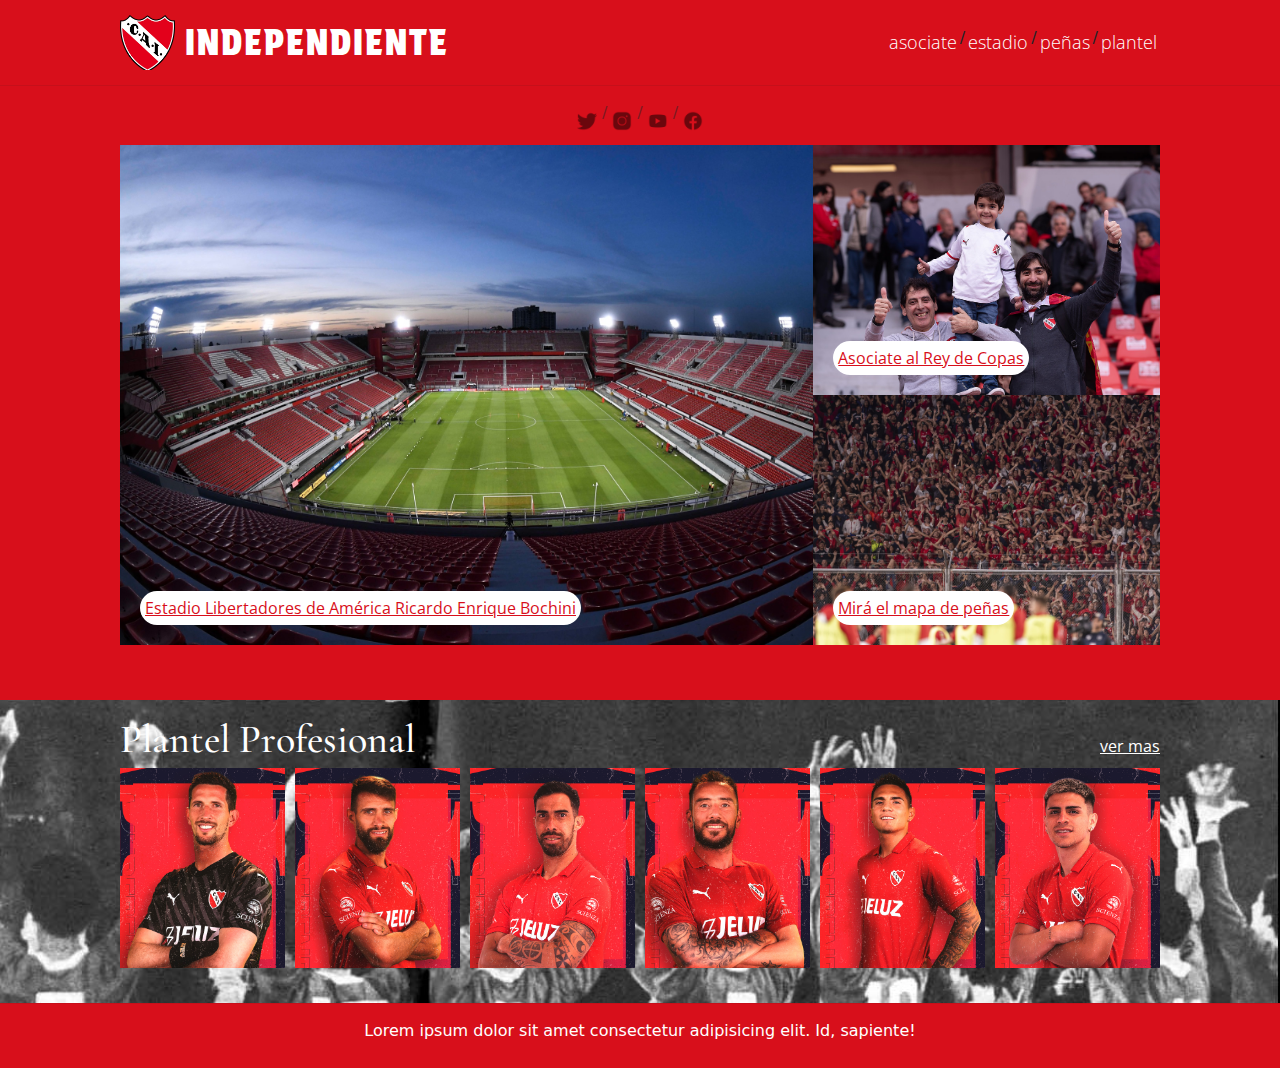
<file: index2.html>
<!DOCTYPE html>
<html lang="es">

<head>
    <meta charset="UTF-8" />
    <meta name="viewport" content="width=device-width, initial-scale=1.0" />
    <title>CAINDEPENDIENTE</title>
    <meta name="description" content="página no-oficial del Club Atletico Independiente" />

    <!-- BOOTSTRAP -->
    <link href="https://cdn.jsdelivr.net/npm/bootstrap@5.3.3/dist/css/bootstrap.min.css" rel="stylesheet"
        integrity="sha384-QWTKZyjpPEjISv5WaRU9OFeRpok6YctnYmDr5pNlyT2bRjXh0JMhjY6hW+ALEwIH" crossorigin="anonymous" />

    <!-- NORMALIZE -->
    <link rel="preload" href="css/normalize.css" as="style" />
    <link rel="stylesheet" href="css/normalize.css" />

    <!-- CSS -->
    <link rel="Preload" href="css/styles2.css" as="style" />
    <link rel="stylesheet" href="css/styles2.css" />

    <!-- ICONO -->
    <link rel="shortcut icon" href="img/independiente-logo-escudo.webp" />

    <!-- FUENTES -->
    <link rel="preconnect" href="https://fonts.googleapis.com" />
    <link rel="preconnect" href="https://fonts.gstatic.com" crossorigin />
    <link
        href="https://fonts.googleapis.com/css2?family=Open+Sans:ital,wght@0,300..800;1,300..800&family=Protest+Strike&family=Cormorant+Garamond:ital,wght@0,300;0,400;0,500;0,600;0,700;1,300;1,400;1,500;1,600;1,700&display=swap"
        rel="stylesheet" />
</head>

<body>
    <header class="contenedor">
        <div class="logo__conteiner">
            <a class="logo__header" href="index.html"></a>
            <a class="independiente__header" href="index.html">INDEPENDIENTE</a>
        </div>

        <nav class="navegacion__header">
            <a href="pages/asociate.html" class="navegacion__enlace">asociate</a>
            <p>/</p>
            <a href="pages/estadio.html" class="navegacion__enlace">estadio</a>
            <p>/</p>
            <a href="pages/peñas.html" class="navegacion__enlace">peñas</a>
            <p>/</p>
            <a href="pages/plantel.html" class="navegacion__enlace">plantel</a>
        </nav>
    </header>

    <div class="contenedor">
        <div>
            <nav class="navegacion__redes">
                <a href="https://x.com/Independiente?s=20" class="logo__redes"><img
                        src="img/icons8-twitter-50.png" /></a>
                <p>/</p>
                <a href="https://www.instagram.com/caindependiente/" class="logo__redes"><img
                        src="img/icons8-instagram-50.png" /></a>
                <p>/</p>
                <a href="https://www.youtube.com/channel/UCvjX3jBp_iLCZCpKqlXhHDw" class="logo__redes"><img
                        src="img/icons8-youtube-50.png" /></a>
                <p>/</p>
                <a href="https://www.facebook.com/Independiente/about" class="logo__redes"><img
                        src="img/icons8-facebook-50.png" /></a>
            </nav>
        </div>

        <main class="seccion-principal">
            <article class="articulo__estadio articulos-principal">
                <a href="pages/estadio.html">Estadio Libertadores de América Ricardo Enrique Bochini</a>
            </article>
            <article class="articulo__asociate articulos-principal">
                <a href="pages/asociate.html">Asociate al Rey de Copas</a>
            </article>
            <article class="articulo__peñas articulos-principal">
                <a href="pages/peñas.html">Mirá el mapa de peñas</a>
            </article>
        </main>
    </div>

    <section class="seccion-jugadores">
        <div class="contenedor">
            <div class="entrada1">
                <h2>Plantel Profesional</h2>
                <a href="pages/plantel.html">ver mas</a>
            </div>
            <div class="imagenes-jugadores">
                <div class="jugador1"></div>
                <div class="jugador2"></div>
                <div class="jugador3"></div>
                <div class="jugador4"></div>
                <div class="jugador5"></div>
                <div class="jugador6"></div>
            </div>
        </div>
    </section>

    <footer class="contenedor">
        <p>
            Lorem ipsum dolor sit amet consectetur adipisicing elit. Id, sapiente!
        </p>
    </footer>

    <script src="https://cdn.jsdelivr.net/npm/bootstrap@5.3.3/dist/js/bootstrap.bundle.min.js"
        integrity="sha384-YvpcrYf0tY3lHB60NNkmXc5s9fDVZLESaAA55NDzOxhy9GkcIdslK1eN7N6jIeHz" crossorigin="anonymous">
    </script>
</body>

</html>
</file>
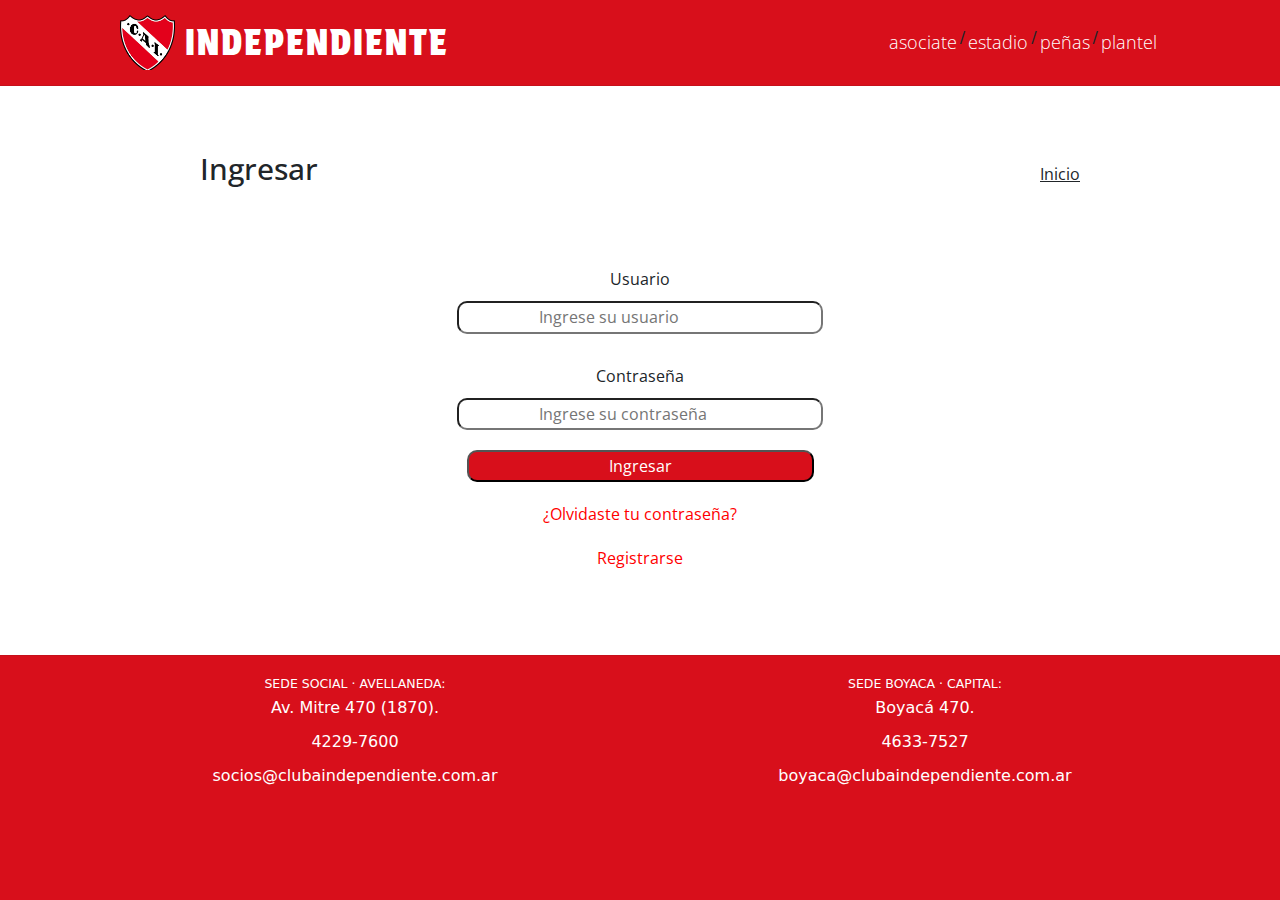
<file: pages/asociate.html>
<!DOCTYPE html>
<html lang="es">
<head>
    <meta charset="UTF-8">
    <meta name="viewport" content="width=device-width, initial-scale=1.0">
    <title>Asociate</title>

    <!-- BOOTSTRAP -->
    <link href="https://cdn.jsdelivr.net/npm/bootstrap@5.3.3/dist/css/bootstrap.min.css" rel="stylesheet"
        integrity="sha384-QWTKZyjpPEjISv5WaRU9OFeRpok6YctnYmDr5pNlyT2bRjXh0JMhjY6hW+ALEwIH" crossorigin="anonymous" />

        
    <link rel="preload" href="../css/normalize.css" as="style">
    <link rel="stylesheet" href="../css/normalize.css">

    <link rel="Preload" href="../css/styles2.css" as="style">
    <link rel="stylesheet"   href="../css/styles2.css">

    <link rel="shortcut icon" href="../img/independiente-logo-escudo.webp">

    <!-- Fuentes -->

    <link rel="preconnect" href="https://fonts.googleapis.com">
    <link rel="preconnect" href="https://fonts.gstatic.com" crossorigin>
    <link href="https://fonts.googleapis.com/css2?family=Open+Sans:ital,wght@0,300..800;1,300..800&family=Protest+Strike&display=swap" rel="stylesheet">

</head>
<body>
    <header class="contenedor">   
        <div class="logo__conteiner">
            <a class="logo__header" href="../index.html"></a>
            <a class="independiente__header" href="../index.html">INDEPENDIENTE</a>
        </div>

        <nav class="navegacion__header centrar-texto">
            <a href="asociate.html" class="navegacion__enlace">asociate</a>
            <P> / </P>
            <a href="estadio.html" class="navegacion__enlace">estadio</a>
            <P> / </P>
            <a href="peñas.html" class="navegacion__enlace">peñas</a>
            <P> / </P>
            <a href="plantel.html" class="navegacion__enlace">plantel</a>
        </nav>
    </header>

    <div class="contenedor2 fondo-blanco">
        <div class="ingresar">
            <h1>Ingresar</h1>
            <a href="../index.html">Inicio</a>
        </div>

        <form class="formulario-login">
            <div class="grupo-formulario">
                <label for="usuario">Usuario</label>
                <input type="text" id="usuario" name="usuario" placeholder="Ingrese su usuario">
            </div>
            <div class="grupo-formulario">
                <label for="contraseña">Contraseña</label>
                <input type="password" id="contraseña" name="contraseña" placeholder="Ingrese su contraseña">
            </div>

            
            <button type="submit" class="boton-ingresar">Ingresar</button>

            <div class="links-asociate">
                <a href="#">¿Olvidaste tu contraseña?</a>
                <a href="#">Registrarse</a>
            </div>

        </form>
        
    </div>

    <footer>
        <div class="container">
          <div class="row">
            <div class="col-md-6">
              <h5>SEDE SOCIAL · AVELLANEDA:</h5>
              <p>Av. Mitre 470 (1870).</p>
              <p>4229-7600</p>
              <p>socios@clubaindependiente.com.ar</p>
            </div>
            <div class="col-md-6">
              <h5>SEDE BOYACA · CAPITAL:</h5>
              <p>Boyacá 470.</p>
              <p>4633-7527</p>
              <p>boyaca@clubaindependiente.com.ar</p>
            </div>
          </div>
        </div>
      </footer>


      <!-- Bootstrap-->
    <script src="https://cdn.jsdelivr.net/npm/bootstrap@5.3.3/dist/js/bootstrap.bundle.min.js" integrity="sha384-YvpcrYf0tY3lHB60NNkmXc5s9fDVZLESaAA55NDzOxhy9GkcIdslK1eN7N6jIeHz" crossorigin="anonymous"></script>
</body>
</html>
</file>
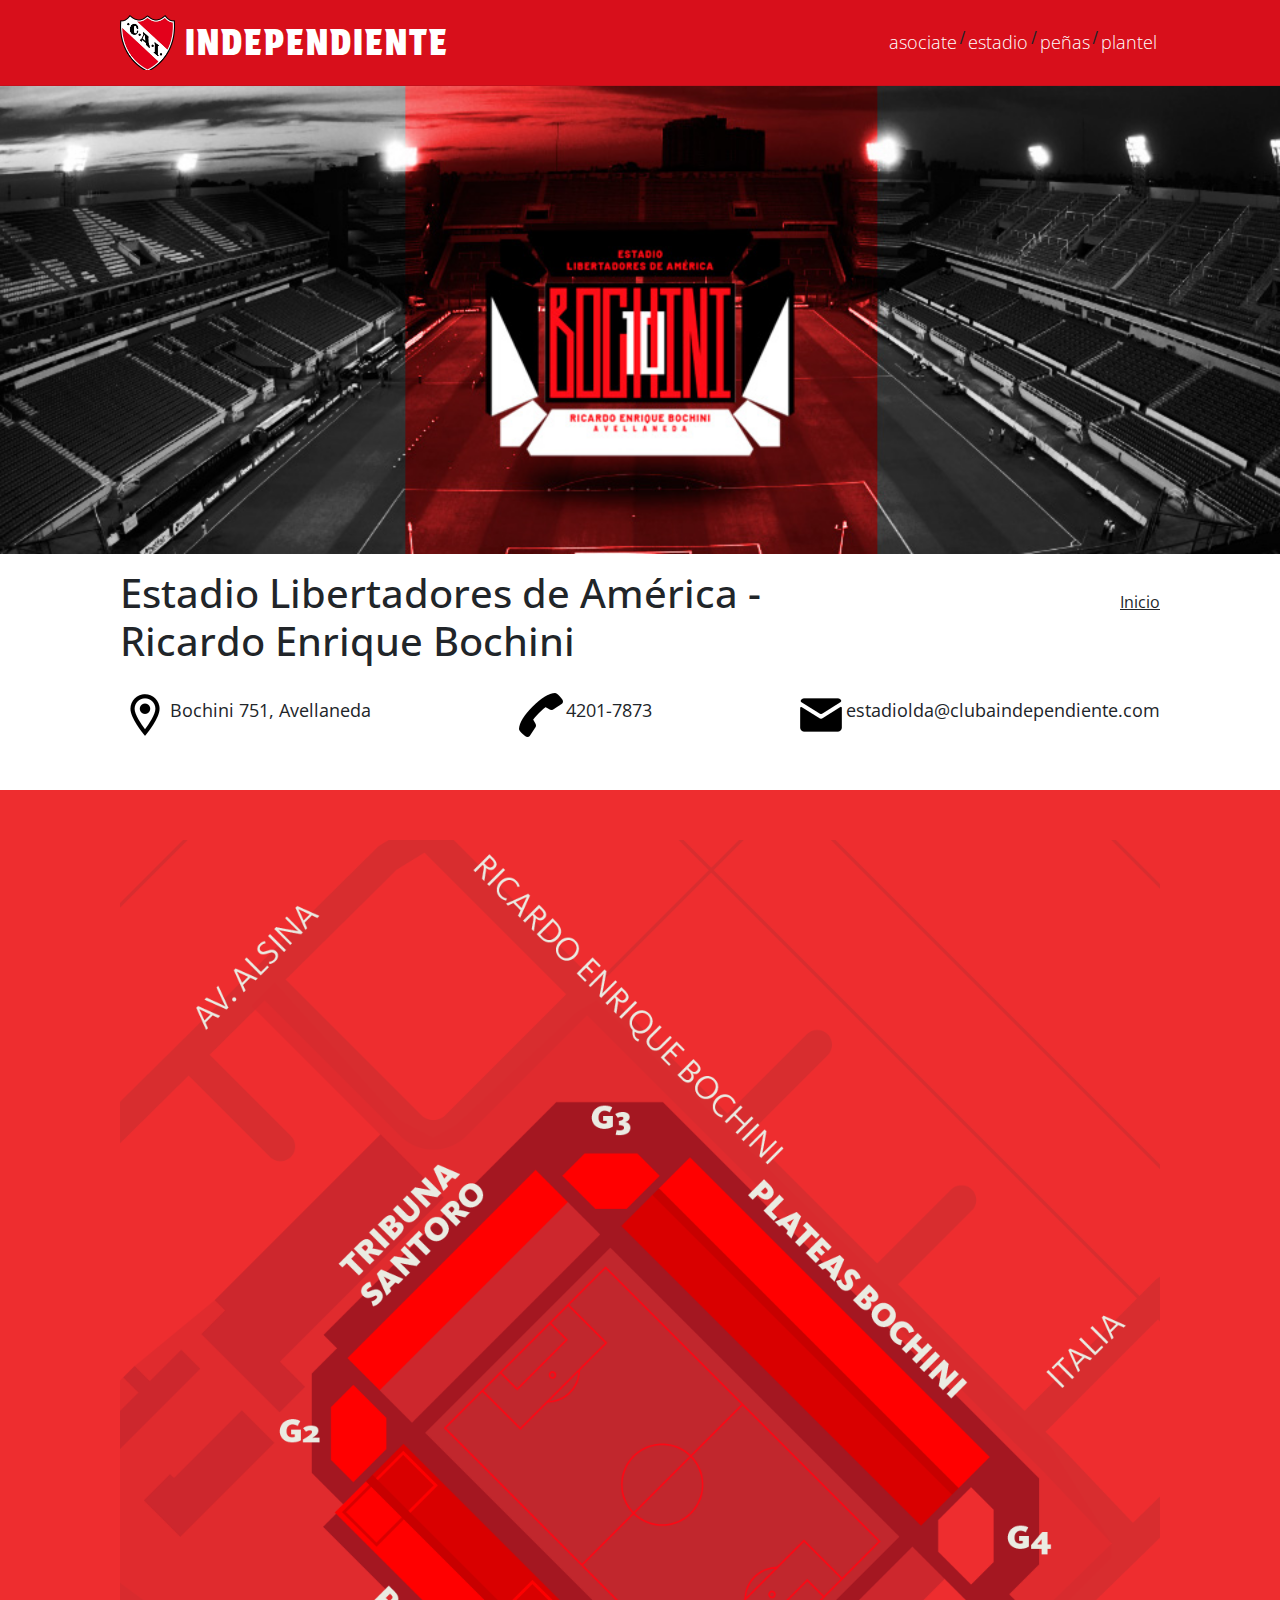
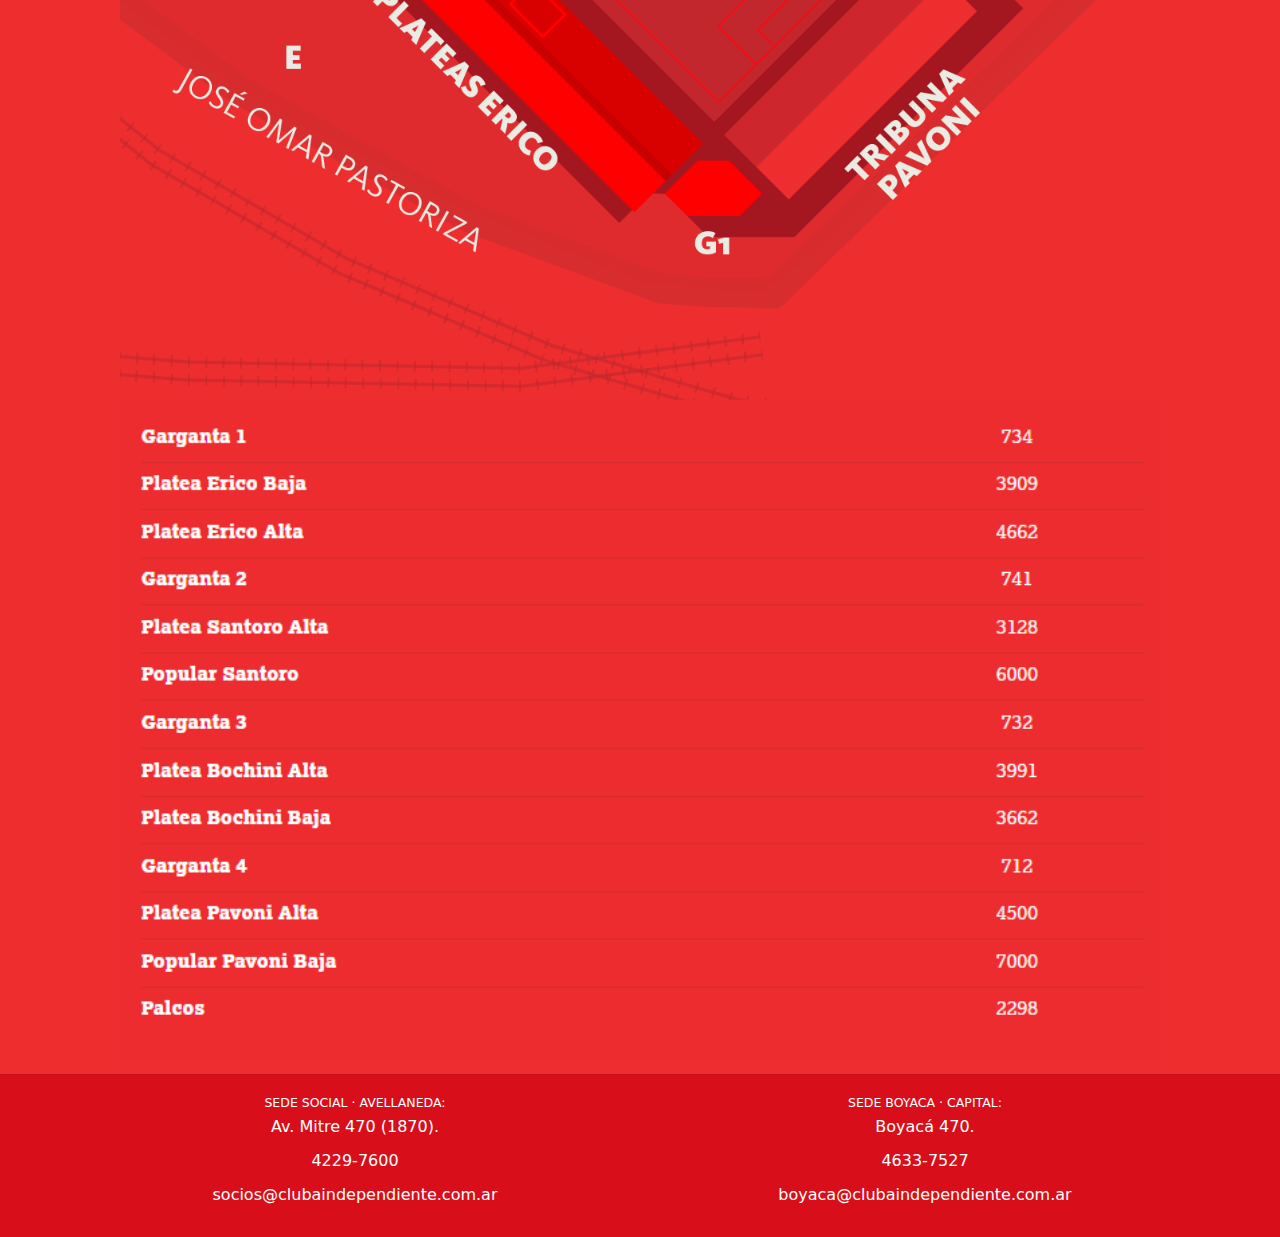
<file: pages/estadio.html>
<!DOCTYPE html>
<html lang="es">
<head>
    <meta charset="UTF-8">
    <meta name="viewport" content="width=device-width, initial-scale=1.0">
    <title>Libertadores de América</title>

<!-- BOOTSTRAP -->
<link href="https://cdn.jsdelivr.net/npm/bootstrap@5.3.3/dist/css/bootstrap.min.css" rel="stylesheet"
integrity="sha384-QWTKZyjpPEjISv5WaRU9OFeRpok6YctnYmDr5pNlyT2bRjXh0JMhjY6hW+ALEwIH" crossorigin="anonymous" />

    <link rel="preload" href="../css/normalize.css" as="style">
    <link rel="stylesheet" href="../css/normalize.css">

    <link rel="Preload" href="../css/styles2.css" as="style">
    <link rel="stylesheet"   href="../css/styles2.css">

    <link rel="shortcut icon" href="../img/independiente-logo-escudo.webp">

    <!-- Fuentes -->

    <link rel="preconnect" href="https://fonts.googleapis.com">
    <link rel="preconnect" href="https://fonts.gstatic.com" crossorigin>
    <link href="https://fonts.googleapis.com/css2?family=Open+Sans:ital,wght@0,300..800;1,300..800&family=Protest+Strike&display=swap" rel="stylesheet">

</head>
<body>
    <header class="contenedor">   
        <div class="logo__conteiner">
            <a class="logo__header" href="../index.html"></a>
            <a class="independiente__header" href="../index.html">INDEPENDIENTE</a>
        </div>

        <nav class="navegacion__header centrar-texto">
            <a href="asociate.html" class="navegacion__enlace">asociate</a>
            <P> / </P>
            <a href="estadio.html" class="navegacion__enlace">estadio</a>
            <P> / </P>
            <a href="peñas.html" class="navegacion__enlace">peñas</a>
            <P> / </P>
            <a href="plantel.html" class="navegacion__enlace">plantel</a>
        </nav>
    </header>
    <div class="fondo-blanco">

        <img class="imagen-estadio" src="../img/estadio_02.jpg">

        <section class="contenedor seccion-lda">

            <div class="entrada-estadio">
                <h2>Estadio Libertadores de América -<br>Ricardo Enrique Bochini</h2>
                <a href="../index.html">Inicio</a>
            </div>

            <div class="entrada-info-estadio">
                <div class="info-estadio">
                    <img src="../img/contacto/icons8-location-50.png" alt="Ubicacion">
                    <p>Bochini 751, Avellaneda</p>
                </div>

                <div class="info-estadio">
                    <img src="../img/contacto/icons8-call-50.png" alt="Telefono">
                    <p>4201-7873</p>
                </div>
                <div class="info-estadio">
                    <img src="../img/contacto/icons8-mail-50-2.png" alt="Mail">
                    <p>estadiolda@clubaindependiente.com</p>
                </div>
            </div>
        </section>
    </div>


    <section class="contenedor capacidades">
        <img src="../img/estadio-mapa.png">
        <img id="imagen-capacidades" src="../img/capacidades.png">
    </section>

    <footer>
        <div class="container">
          <div class="row">
            <div class="col-md-6">
              <h5>SEDE SOCIAL · AVELLANEDA:</h5>
              <p>Av. Mitre 470 (1870).</p>
              <p>4229-7600</p>
              <p>socios@clubaindependiente.com.ar</p>
            </div>
            <div class="col-md-6">
              <h5>SEDE BOYACA · CAPITAL:</h5>
              <p>Boyacá 470.</p>
              <p>4633-7527</p>
              <p>boyaca@clubaindependiente.com.ar</p>
            </div>
          </div>
        </div>
      </footer>

      <!-- Bootstrap-->
    <script src="https://cdn.jsdelivr.net/npm/bootstrap@5.3.3/dist/js/bootstrap.bundle.min.js" integrity="sha384-YvpcrYf0tY3lHB60NNkmXc5s9fDVZLESaAA55NDzOxhy9GkcIdslK1eN7N6jIeHz" crossorigin="anonymous"></script>
</body>
</html>
</file>
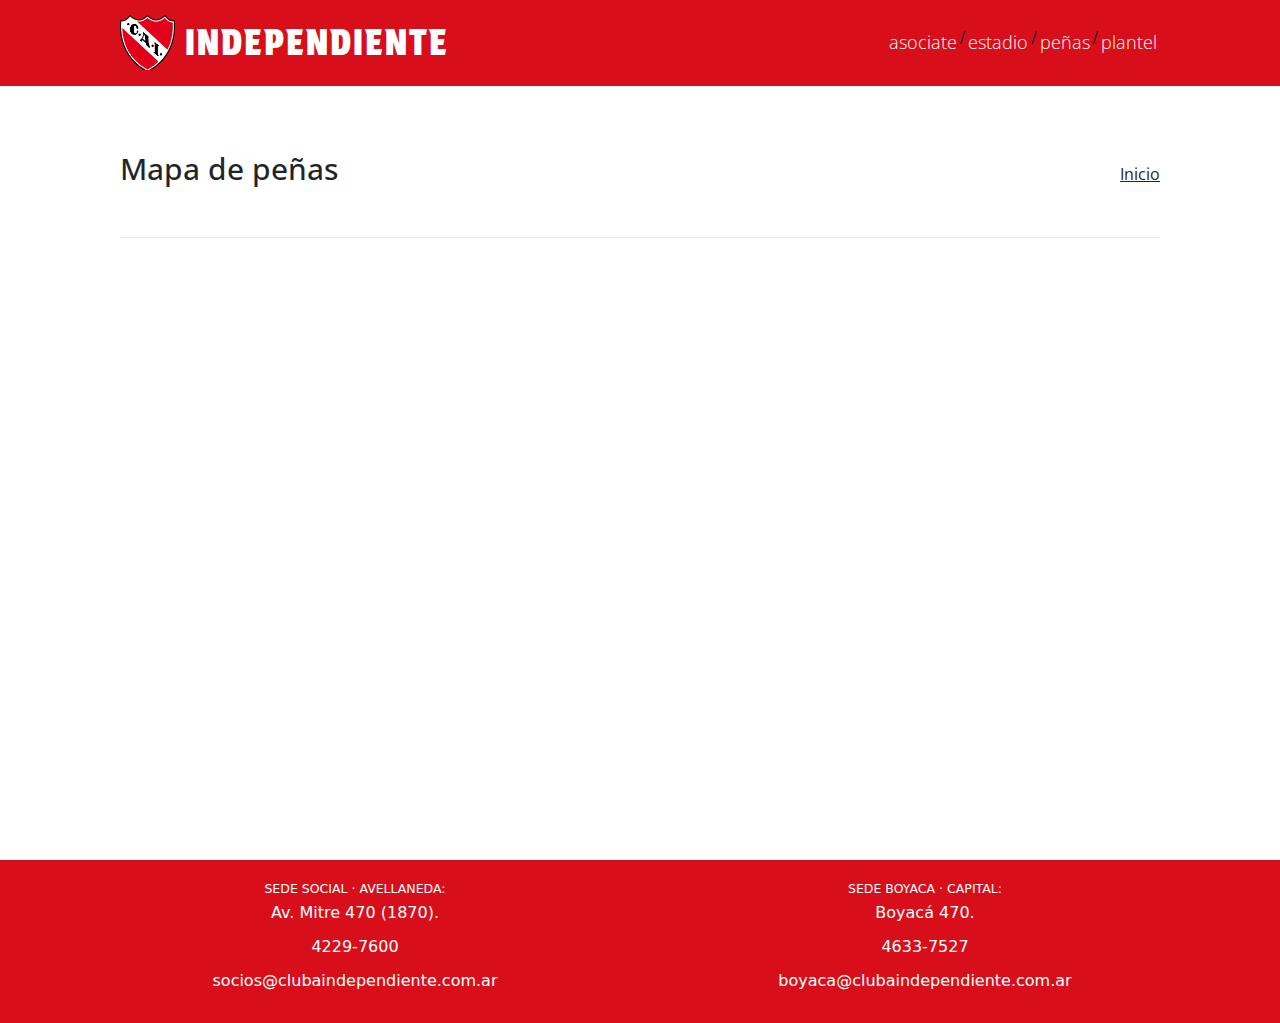
<file: pages/peñas.html>
<!DOCTYPE html>
<html lang="es">
<head>
    <meta charset="UTF-8">
    <meta name="viewport" content="width=device-width, initial-scale=1.0">
    <title>Peñas</title>

<!-- BOOTSTRAP -->
<link href="https://cdn.jsdelivr.net/npm/bootstrap@5.3.3/dist/css/bootstrap.min.css" rel="stylesheet"
integrity="sha384-QWTKZyjpPEjISv5WaRU9OFeRpok6YctnYmDr5pNlyT2bRjXh0JMhjY6hW+ALEwIH" crossorigin="anonymous" />

    <link rel="preload" href="../css/normalize.css" as="style">
    <link rel="stylesheet" href="../css/normalize.css">

    <link rel="Preload" href="../css/styles2.css" as="style">
    <link rel="stylesheet"   href="../css/styles2.css">

    <link rel="shortcut icon" href="../img/independiente-logo-escudo.webp">

    <!-- Fuentes -->

    <link rel="preconnect" href="https://fonts.googleapis.com">
    <link rel="preconnect" href="https://fonts.gstatic.com" crossorigin>
    <link href="https://fonts.googleapis.com/css2?family=Open+Sans:ital,wght@0,300..800;1,300..800&family=Protest+Strike&display=swap" rel="stylesheet">

</head>
<body>
    <header class="contenedor">   
        <div class="logo__conteiner">
            <a class="logo__header" href="../index.html"></a>
            <a class="independiente__header" href="../index.html">INDEPENDIENTE</a>
        </div>

        <nav class="navegacion__header">
            <a href="asociate.html" class="navegacion__enlace">asociate</a>
            <P> / </P>
            <a href="estadio.html" class="navegacion__enlace">estadio</a>
            <P> / </P>
            <a href="peñas.html" class="navegacion__enlace">peñas</a>
            <P> / </P>
            <a href="plantel.html" class="navegacion__enlace">plantel</a>
        </nav>
    </header>
    <div class="contenedor fondo-blanco">
        <div class="entrada-penas">
            <h1>Mapa de peñas</h1>
            <a href="../index.html">Inicio</a>
        </div>
    
        <div class="mapa-penas">
            <iframe src="https://www.google.com/maps/d/embed?mid=1YCX59IPY8SKmI7063I0F4-zau1YRFlk&ehbc=2E312F"></iframe>
        </div>
    </div>

    <footer>
        <div class="container">
          <div class="row">
            <div class="col-md-6">
              <h5>SEDE SOCIAL · AVELLANEDA:</h5>
              <p>Av. Mitre 470 (1870).</p>
              <p>4229-7600</p>
              <p>socios@clubaindependiente.com.ar</p>
            </div>
            <div class="col-md-6">
              <h5>SEDE BOYACA · CAPITAL:</h5>
              <p>Boyacá 470.</p>
              <p>4633-7527</p>
              <p>boyaca@clubaindependiente.com.ar</p>
            </div>
          </div>
        </div>
      </footer>

      <!-- Bootstrap-->
    <script src="https://cdn.jsdelivr.net/npm/bootstrap@5.3.3/dist/js/bootstrap.bundle.min.js" integrity="sha384-YvpcrYf0tY3lHB60NNkmXc5s9fDVZLESaAA55NDzOxhy9GkcIdslK1eN7N6jIeHz" crossorigin="anonymous"></script>
</body>
</html>
</file>
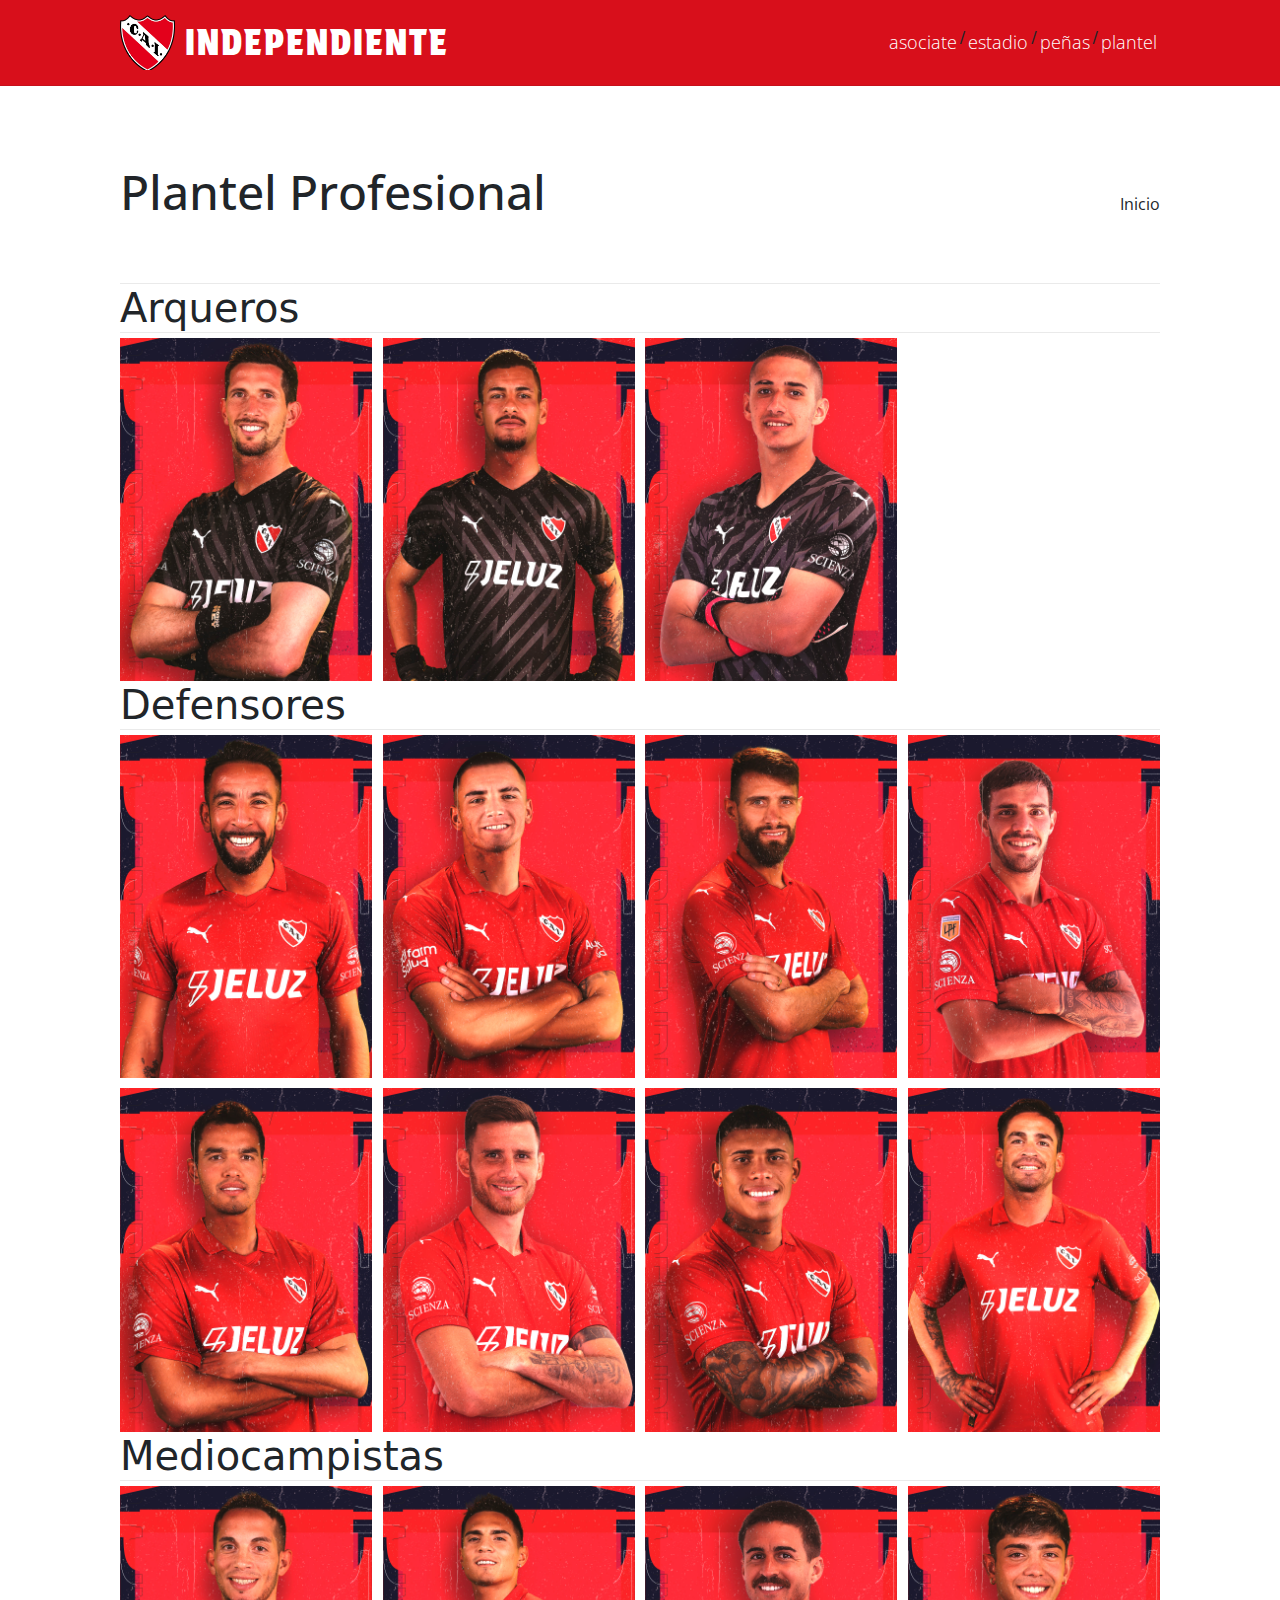
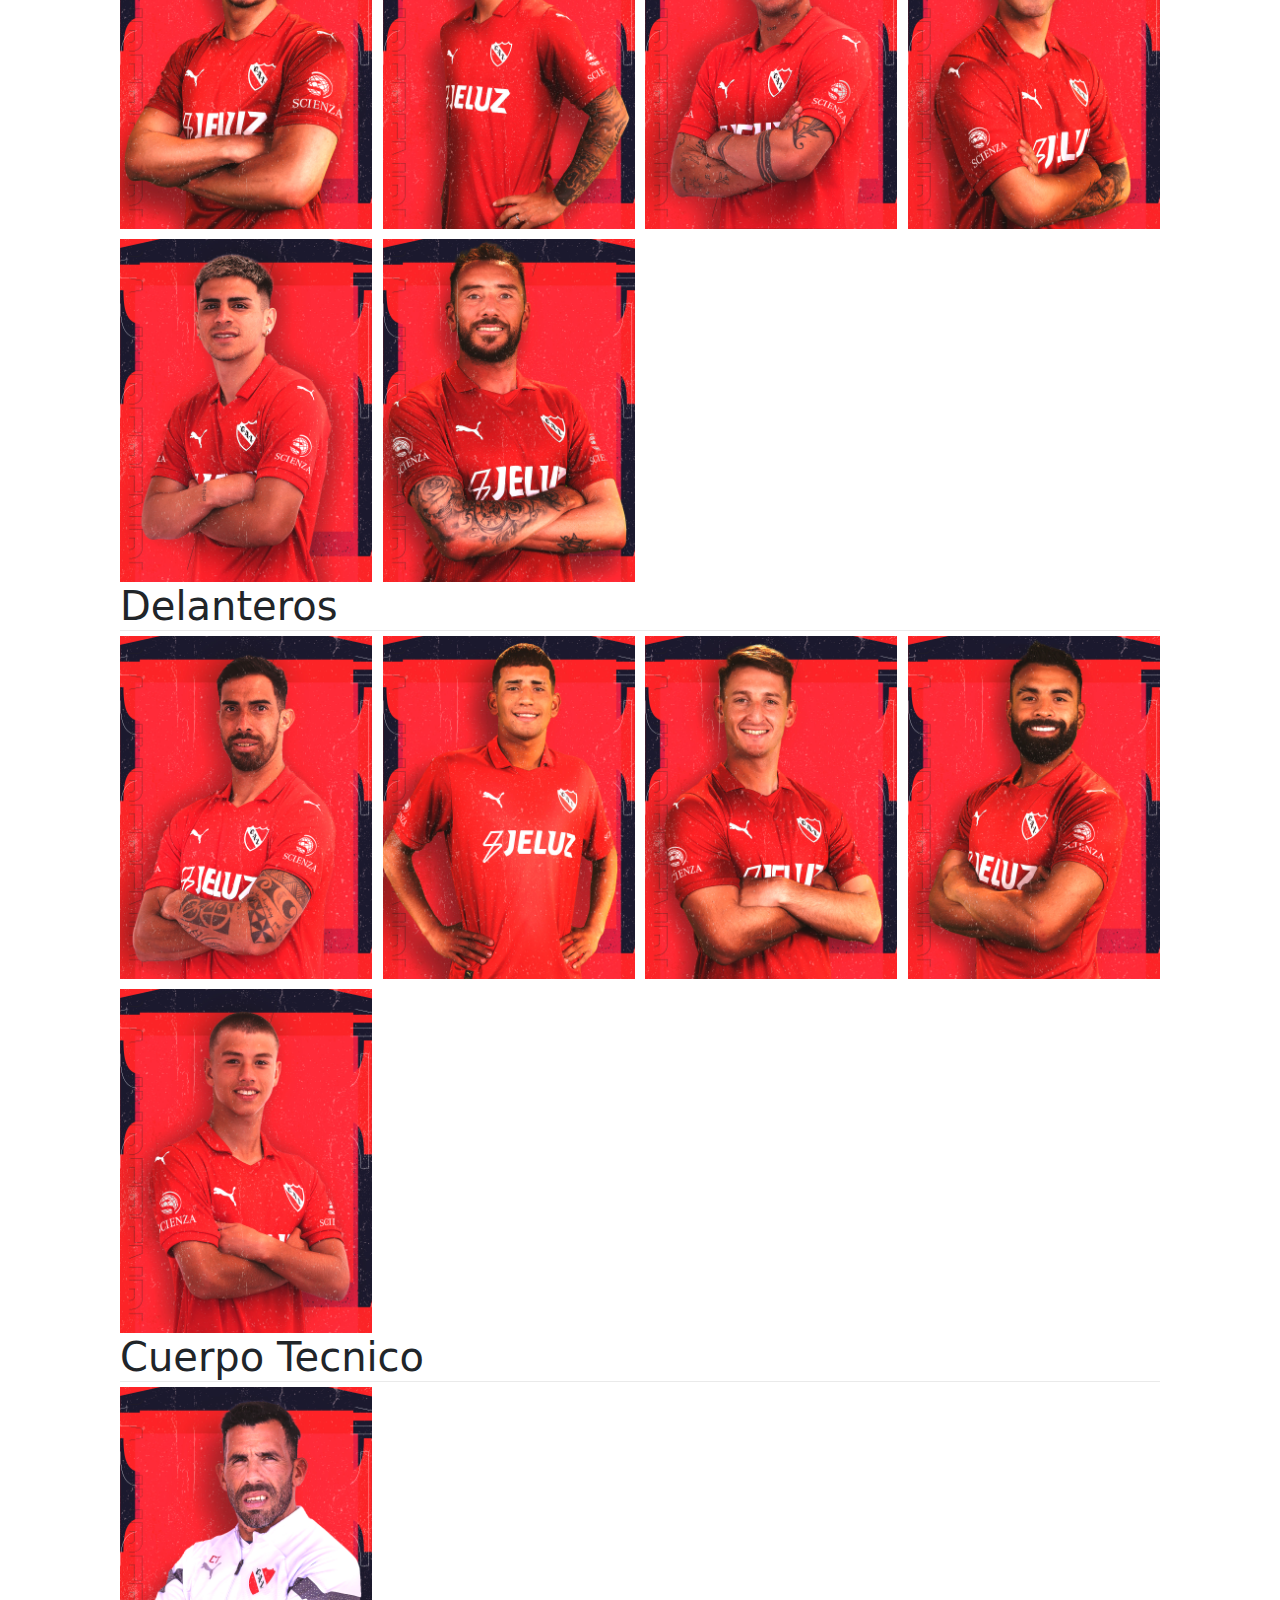
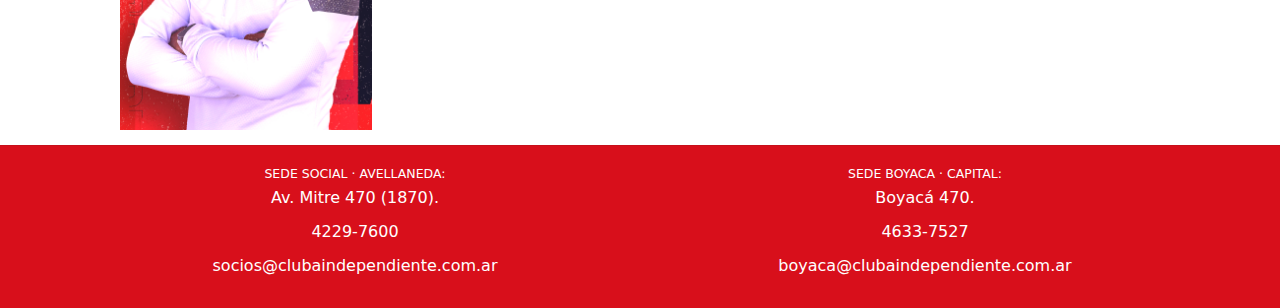
<file: pages/plantel.html>
<!DOCTYPE html>
<html lang="es">
<head>
    <meta charset="UTF-8">
    <meta name="viewport" content="width=device-width, initial-scale=1.0">
    <title>Plantel Profesional</title>

<!-- BOOTSTRAP -->
<link href="https://cdn.jsdelivr.net/npm/bootstrap@5.3.3/dist/css/bootstrap.min.css" rel="stylesheet"
integrity="sha384-QWTKZyjpPEjISv5WaRU9OFeRpok6YctnYmDr5pNlyT2bRjXh0JMhjY6hW+ALEwIH" crossorigin="anonymous" />

    <link rel="preload" href="../css/normalize.css" as="style">
    <link rel="stylesheet" href="../css/normalize.css">

    <link rel="Preload" href="../css/styles2.css" as="style">
    <link rel="stylesheet"   href="../css/styles2.css">

    <link rel="shortcut icon" href="../img/independiente-logo-escudo.webp">

    <!-- Fuentes -->

    <link rel="preconnect" href="https://fonts.googleapis.com">
    <link rel="preconnect" href="https://fonts.gstatic.com" crossorigin>
    <link href="https://fonts.googleapis.com/css2?family=Open+Sans:ital,wght@0,300..800;1,300..800&family=Protest+Strike&display=swap" rel="stylesheet">

</head>
<body>
    <header class="contenedor">   
        <div class="logo__conteiner">
            <a class="logo__header" href="../index.html"></a>
            <a class="independiente__header" href="../index.html">INDEPENDIENTE</a>
        </div>

        <nav class="navegacion__header centrar-texto">
            <a href="asociate.html" class="navegacion__enlace">asociate</a>
            <P> / </P>
            <a href="estadio.html" class="navegacion__enlace">estadio</a>
            <P> / </P>
            <a href="peñas.html" class="navegacion__enlace">peñas</a>
            <P> / </P>
            <a href="plantel.html" class="navegacion__enlace">plantel</a>
        </nav>
    </header>

    <div class="contenedor fondo-blanco">
        <div class="entrada-plantel">
            <h1>Plantel Profesional</h1>
            <a href="../index.html">Inicio</a>
        </div>
        <h2 class="titulo-plantel">Arqueros</h2>
        <div class="arqueros plantel">
            <img src="../img/jugadores/33_rodrigo_rey.jpg" alt="">
            <img src="../img/jugadores/25_diego_segovia.jpg" alt="">
            <img src="../img/jugadores/12_mateo_morro.jpg" alt="">
        </div>
        <h2 class="titulo-plantel">Defensores</h2>
        <div class="defensores plantel">
            <img src="../img/jugadores/04_mauricio_isla.jpg" alt="">
            <img src="../img/jugadores/35_santiago_salle.jpg" alt="">
            <img src="../img/jugadores/02_joaquín_laso.jpg" alt="">
            <img src="../img/jugadores/29-juan-fedorco.jpg" alt="">
            <img src="../img/jugadores/26_felipe_aguilar.jpg" alt="">
            <img src="../img/jugadores/03_adrián_sporle.jpg" alt="">
            <img src="../img/jugadores/79_ayrton_costa.jpg" alt="">
            <img src="../img/jugadores/15_damian_perez.jpg" alt="">
        </div>
        <h2 class="titulo-plantel">Mediocampistas</h2>
        <div class="mediocampistas plantel">
            <img src="../img/jugadores/23_ivan_marcone.jpg" alt="">
            <img src="../img/jugadores/17_lucas_gonzález.jpg" alt="">
            <img src="../img/jugadores/08_gabriel_neves.jpg" alt="">
            <img src="../img/jugadores/10_santiago_toloza.jpg" alt="">
            <img src="../img/jugadores/19_alex_luna.jpg" alt="">
            <img src="../img/jugadores/11_federico_mancuello.jpg" alt="">
        </div>
        <h2 class="titulo-plantel">Delanteros</h2>
        <div class="delanteros plantel">
            <img src="../img/jugadores/09_gabriel_Ávalos.jpg" alt="">
            <img src="../img/jugadores/22_javier_ruiz.jpg" alt="">
            <img src="../img/jugadores/34_matias_gimenez.jpg" alt="">
            <img src="../img/jugadores/32_aleixs_canelo.jpg" alt="">
            <img src="../img/jugadores/30_tomás_parmo.jpg" alt="">
        </div>
        <h2 class="titulo-plantel">Cuerpo Tecnico</h2>
        <div class="cuerpo-tecnico plantel">
            <img src="../img/jugadores/dt_carlos_tevez.jpg" alt="">
        </div>
    </div>


    <footer>
        <div class="container">
          <div class="row">
            <div class="col-md-6">
              <h5>SEDE SOCIAL · AVELLANEDA:</h5>
              <p>Av. Mitre 470 (1870).</p>
              <p>4229-7600</p>
              <p>socios@clubaindependiente.com.ar</p>
            </div>
            <div class="col-md-6">
              <h5>SEDE BOYACA · CAPITAL:</h5>
              <p>Boyacá 470.</p>
              <p>4633-7527</p>
              <p>boyaca@clubaindependiente.com.ar</p>
            </div>
          </div>
        </div>
      </footer>

      <!-- Bootstrap-->
    <script src="https://cdn.jsdelivr.net/npm/bootstrap@5.3.3/dist/js/bootstrap.bundle.min.js" integrity="sha384-YvpcrYf0tY3lHB60NNkmXc5s9fDVZLESaAA55NDzOxhy9GkcIdslK1eN7N6jIeHz" crossorigin="anonymous"></script>
</body>
</html>
</file>
<file: css/styles2.css>
/*CUSTOM PROPERTIES*/
:root {
    --fuenteHeading: "Protest Strike", sans-serif;
    --fuenteHeading2: "Open Sans", sans-serif;
    --fuenteSection: "Cormorant Garamond", serif;
    --rojo1: #d80f1b;
    --rojo2: #ee2d2f;
    --blanco: #fff;
    --negro: #000;
    --gris: #e1e1e1;
}

html{
    font-size: 62.5%; /* 1 REM = 10PX */
    box-sizing: border-box; /* paul irish borderbox */
}

*, *:before, *:after { /* paul irish borderbox */
    box-sizing: inherit;
}

body{
    font-size: 16px; /* 1 REM = 10PX */
    background-color: var(--rojo1);
}


/*  GLOBALES  */

.contenedor {
    padding: 1.5rem 3rem;
    @media (min-width: 768px) {
        padding: 1.5rem 12rem;
    }
}

.contenedor2 {
    padding: 1.5rem 20rem;
}

a { /* Para sacar el subrayado de los enlaces*/
    text-decoration: none;
    color: inherit;
}

h1 {
    font-size: 4.8rem;
}

h2 {
    font-size: 4rem;
}

h3 {
    font-size: 3.2rem;
}

h4 {
    font-size: 2.8rem;
}

img {
    max-width: 100%;
}


/** Utilidades **/

.no-margin {
    margin: 0;
}

.no-padding {
    padding: 0;
}

.centrar-texto {
    text-align: center;
}

.fondo-blanco {
    background-color: var(--blanco);
}
.fondo-rojo {
    background-color: var(--rojo1);
}

/*  HEADER  */

header {
    display: flex;
    flex-direction: column;
    align-items: center;
    @media (min-width: 768px) {
        flex-direction: row;
        justify-content: space-between; /* para tener a la navegacion y al logo de cada lado */
         /* para alinear horizontalmente todo el header */
    }
    
    border-bottom: 1.5px solid rgba(27, 27, 27, 0.096);
}

.logo__conteiner {
    display: flex;
    align-items: center;
}
.logo__header { /* logo independiente header  */
    background-image: url(../img/independiente-logo-escudo.webp);
    display: inline-block;
    background-size: cover;
    background-repeat: no-repeat;
    width: 5.5rem;
    height: 5.5rem;
    align-items: center;
}

.independiente__header {
    font-family: var(--fuenteHeading);
    font-size: 3.5rem;
    color: var(--blanco);
    letter-spacing: 2px;
    margin-left: 1rem;    
}

.navegacion__header {
    display: flex;
}


.navegacion__enlace { /* enlaces (1x1) de la navegacion header*/
    display: flex;
    font-family: var(--fuenteHeading2);
    font-size: 1.8rem;
    font-weight: 200;
    color: var(--blanco);
    margin: auto 3px;

}




/* REDES */

.navegacion__redes {
    display: flex;
    justify-content: center;
    align-items: center;
    opacity: 0.5;
    margin-bottom: 1rem;
}

.logo__redes {
    height: 2rem;
    width: 2rem;
    margin: 0 5px;
}


/* SECCION 1 / PRINCIPAL */

.seccion-principal {
    width: auto;
    height: 50rem;
    margin-bottom: 4rem;
    display: grid;
    grid-template-columns: 1fr;
    grid-template-rows: repeat(3, 1fr);

    @media (min-width: 768px ) {
        grid-template-columns: 2fr 1fr;
        grid-template-rows: 1fr 1fr;
    }
}

.articulos-principal {
    display: flex;
    justify-content: baseline;
    position: relative;
}

.articulos-principal a {
    position: absolute; 
    font-family: var(--fuenteHeading2);
    bottom: 2rem;
    left: 2rem;
    background-color: var(--blanco);
    color: var(--rojo1);
    padding: .5rem;
    border-radius: 2rem;
    text-decoration: underline;
    background-position: center;
}

.articulo__estadio{
    background-image: url(../img/estadio4.jpg);
    background-repeat: no-repeat;
    background-size: cover;
    display: flex;
    @media (min-width: 768px) {
        grid-column: span 1;
        grid-row: span 2;
    }
    
}

.articulo__asociate{
    background-image: url(../img/asociate.jpg);
    background-size: cover;
    background-repeat: no-repeat;
}

.articulo__peñas {
    background-image: url(../img/peñas.jpg);
    background-size: cover;
    background-repeat: no-repeat;
}


/* SECCION 2 / JUGADORES */

.seccion-jugadores {
    background-image: url(../img/Independiente_saludo_libertadores_1965.jpg);
    background-size: cover;
    width: 100%;
    padding-bottom: 2rem;
    font-family: var(--fuenteSection);
    @media (min-width: 768px) {
        background-repeat: no-repeat;
    }
}

.entrada1{
    display: flex;
    justify-content: space-between;
    align-items: baseline;
    color: var(--blanco);
}

.entrada1 a {
    font-family: var(--fuenteHeading2);
    text-decoration: underline;
}

.imagenes-jugadores {
    display: grid;
    grid-template-rows: repeat(6, 40rem);
    grid-template-columns: repeat(1, 1fr);
    gap: 1rem;

    @media (min-width: 480px) {
        grid-template-rows: repeat(3, 40rem);
        grid-template-columns: repeat(2, 1fr);
    }
    @media (min-width: 768px) {
        grid-template-rows: repeat(2, 30rem);
        grid-template-columns: repeat(3, 1fr);
    }
    @media (min-width: 1024px) {
        grid-template-rows: 20rem;
        grid-template-columns: repeat(6, 1fr);
    }
}



.jugador1{
    background-image: url(../img/jugadores/33_rodrigo_rey.jpg);
    background-size:cover;
}
.jugador2{
    background-image: url(../img/jugadores/02_joaquín_laso.jpg);
    background-size:cover;
}
.jugador3{
    background-image: url(../img/jugadores/09_gabriel_Ávalos.jpg);
    background-size:cover;
}
.jugador4{
    background-image: url(../img/jugadores/11_federico_mancuello.jpg);
    background-size:cover;
}
.jugador5{
    background-image: url(../img/jugadores/17_lucas_gonzález.jpg);
    background-size:cover;
}
.jugador6{
    background-image: url(../img/jugadores/19_alex_luna.jpg);
    background-size:cover;
}


/* PAGINA ESTADIO ----------------------------------------------------- */ 

/* IMAGEN ESTADIO  */

.imagen-estadio {
    height: 100%; 
    width: 100%;
}

/* SECCION LDA */
.seccion-lda {
    padding-bottom: 5rem;
    font-family: var(--fuenteHeading2);
}

.entrada-estadio {
    display: flex;
    flex-direction: column;
    align-items: center;
    padding-bottom: 2rem;
}

.entrada-estadio h2 {
    text-align: center;
}

@media (min-width: 480px) {
    .entrada-estadio {
        flex-direction: row;
        justify-content: space-between;
        align-items: baseline;
    }
    .entrada-estadio h2 {
        text-align: left;
    }
}

.entrada-estadio a {
    text-decoration: underline;
}

.entrada-info-estadio {
    display: flex;
    flex-direction: column;
    align-items: center;
}

@media (min-width: 992px) {
    .entrada-info-estadio {
        flex-direction: row;
        justify-content: space-between;
        align-items: center;
    }   
}

.info-estadio img{
    width: 4rem;
    height: auto;
}

@media (min-width: 480px) {
    .info-estadio img{
        width: 5rem;
        height: auto;
    }
    .info-estadio p {
        font-size: 18px;
    }
}

.info-estadio {
    display: flex;
    align-items: center;
    font-size: 14px;
}

/* MAPA ESTADIO */

.capacidades {
    padding-top: 5rem ;
    background-color: var(--rojo2);
}

#imagen-capacidades {
    width: 100%;
}



/* PAGINA ASOCIATE ------------------------------------------------------ */

/* ENTRADA */

.ingresar {
    display: flex;
    flex-direction: column-reverse;
    align-items: center;
    font-family: var(--fuenteHeading2);
    margin-top: 1.5rem;
}

@media (min-width: 600px) {
    .ingresar{
        flex-direction: row;
        justify-content: space-between;
        align-items: baseline;
        margin-top: 3rem;
    }
    
}


.ingresar h1 {
    font-size: 3rem;
}

.ingresar a {
    text-decoration: underline;
}
/* FORMULARIO */

.formulario-login { /* formulario*/
    display: flex;
    flex-direction: column;
    justify-content: center;
    align-items: center;
    font-family: var(--fuenteHeading2);

}

.formulario-login input { /*input*/
    padding: 5px 4rem;
    border-radius: 1rem;
}

.grupo-formulario { /* Usuario y Contraseña*/
    display: flex;
    flex-direction: column;
    margin-bottom: 2rem;
    align-items: center;
}

.formulario-login label { /* Label */
    padding: 1rem;
}

.boton-ingresar { /* Boton */
    margin-bottom: 2rem;
    padding: 5px 10rem;
    border-radius: 1rem;
    background-color: var(--rojo1);
    color: var(--blanco);
}

@media (min-width: 600px) {
    .formulario-login {
        margin: 5rem 0;
    }
    .formulario-login input {
        padding: 5px 12rem;
    }
    .boton-ingresar {
        padding: 5px 18rem;
    }
}

@media (min-width: 480px) {
    .formulario-login input {
        padding: 5px 8rem;
    }
    .boton-ingresar {
        padding: 5px 14rem;
    }
}




.links-asociate { /* Links */
    display: flex;
    flex-direction: column;
    align-items: center;
    color: red;
    text-align: center;
} 

.formulario-login a {
    margin-bottom: 2rem;
}


/* PEÑAS -----------------------------------------------------------------*/

.entrada-penas {
    display: flex;
    justify-content: space-between;
    align-items: baseline;
    font-family: var(--fuenteHeading2);
    padding: 3rem 0;
    border-bottom: 1px solid rgba(27, 27, 27, 0.096);
}

.entrada-penas h1 {
    font-size: 3rem;
}

.entrada-penas a {
    text-decoration: underline;
}

.mapa-penas iframe {
    width: 100%;
    height: 50rem;
    margin: 5rem 0;
}


/* PLANTEL --------------------------------------------------------------------*/
.entrada-plantel {
    display: flex;
    justify-content: space-between;
    align-items: baseline;
    font-family: var(--fuenteHeading2);
    padding: 3rem 0;
    border-bottom: 1px solid rgba(27, 27, 27, 0.096);
}

.titulo-plantel {
    border-bottom: 1.5px solid rgba(27, 27, 27, 0.096);
}

.plantel {
    display: grid;
    grid-template-columns: repeat(4, 1fr);
    gap: 1rem;
}




/* FOOTER ---------------------------------------------------------------------*/

footer {
    border-top: 1px solid rgba(27, 27, 27, 0.096);
}



/* BOOTSTRAP -------------------------------------------------------------------------*/

/* Estilo personalizado para la barra de navegación */
.navbar-custom {
    background-color: #d80f1b;
  }
  /* Estilo personalizado para el contenedor */
  .container-full {
    width: 100%;
    padding-right: 1.5rem;
    padding-left: 1.5rem;
    margin-right: auto;
    margin-left: auto;
  }

  .navbar-brand {
    margin-right: auto;
    display: flex;
    align-items: center; 
    font-size: 3rem;
    text-transform: uppercase;
  }

  .navbar-brand img {
    height: 5rem; 
    width: 5rem;
    margin-right: 1rem; 
  }

  .navbar-divider {
    border-bottom: 1px solid rgba(50, 50, 50, 0.5); 
    margin-bottom: 20px; 
  }

  .social-icons {
    text-align: center;
  }

  .social-icons a {
    color: #1b1b1b; 
    font-size: 24px; 
    margin: 0 10px; 
  }
  .social-icons a:hover {
    color: #007bff; 
  }

  .image-text {
    position: absolute;
    bottom: 1rem;
    left: 1rem;
    color: white;
    background-color: #d80f1b;
    padding: 10px;
    opacity: 0.9;
  }
  /* Estilo personalizado para las imágenes */
  .clickable-image {
    position: relative;
    cursor: pointer;
    width: 100%; /* Ancho fijo para todas las imágenes */
    height: 300px; /* Altura fija para todas las imágenes */
    overflow: hidden; /* Ocultar cualquier exceso de texto */
  }
  /* Estilo para hacer las imágenes responsivas */
  .clickable-image img {
    width: 100%;
    height: 100%;
    object-fit: cover;
  }

  #background-carousel {
    background-image: url("../img/Independiente_saludo_libertadores_1965.jpg");
    background-size: cover;
    background-position: center;
    height: 40rem;
    margin-bottom: 2rem; /* Agregamos margen inferior para dejar espacio para el "Ver más" */
  }
  
  .carousel-item .row {
    margin-top: 2rem; /* Ajustamos la posición vertical de las imágenes */
  }
  
  .container.text-center {
    margin-top: 2rem; /* Agregamos margen superior para separar el "Ver más" del carrusel */
  }
  
  #ver-mas-carousel{
    color: white;
    margin-bottom: 2rem;
  }

  footer {
    background-color: #d80f1b;
    color: white;
    padding: 20px 0;
    text-align: center;
  }
</file>
